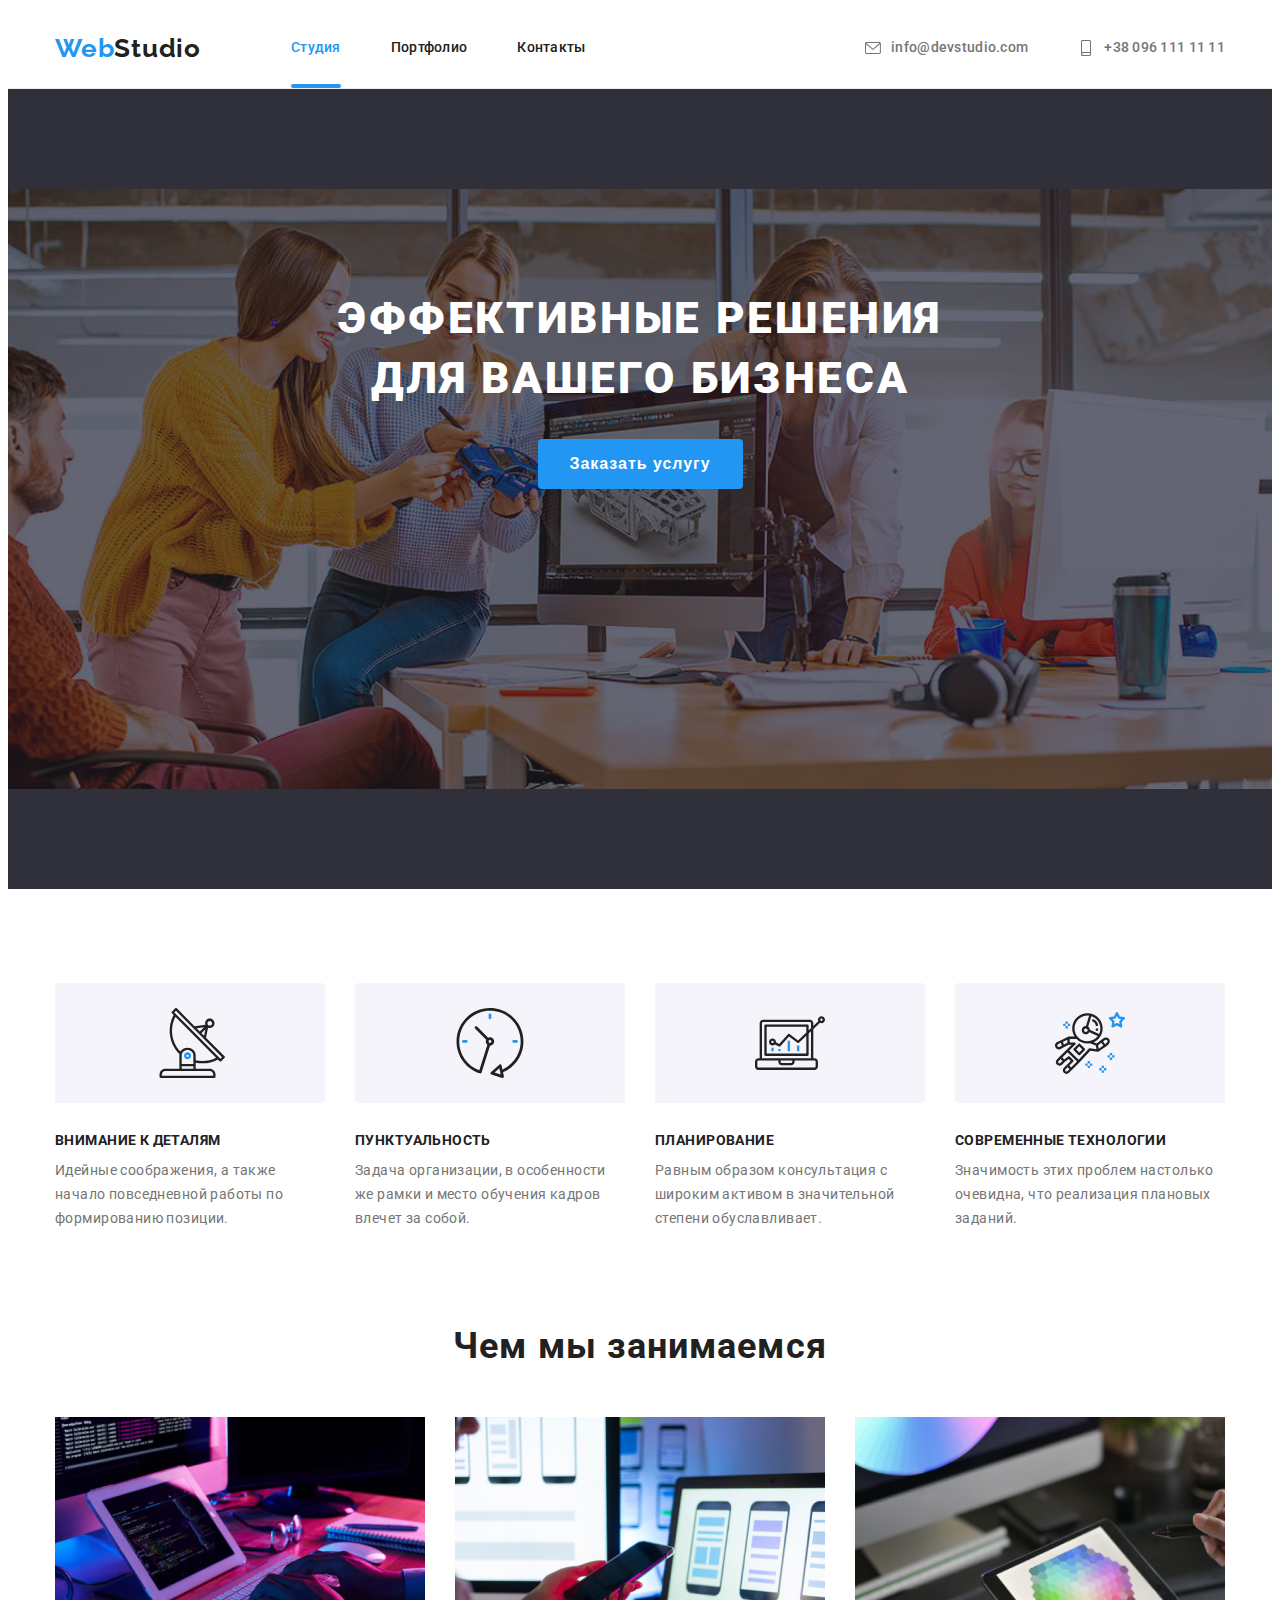
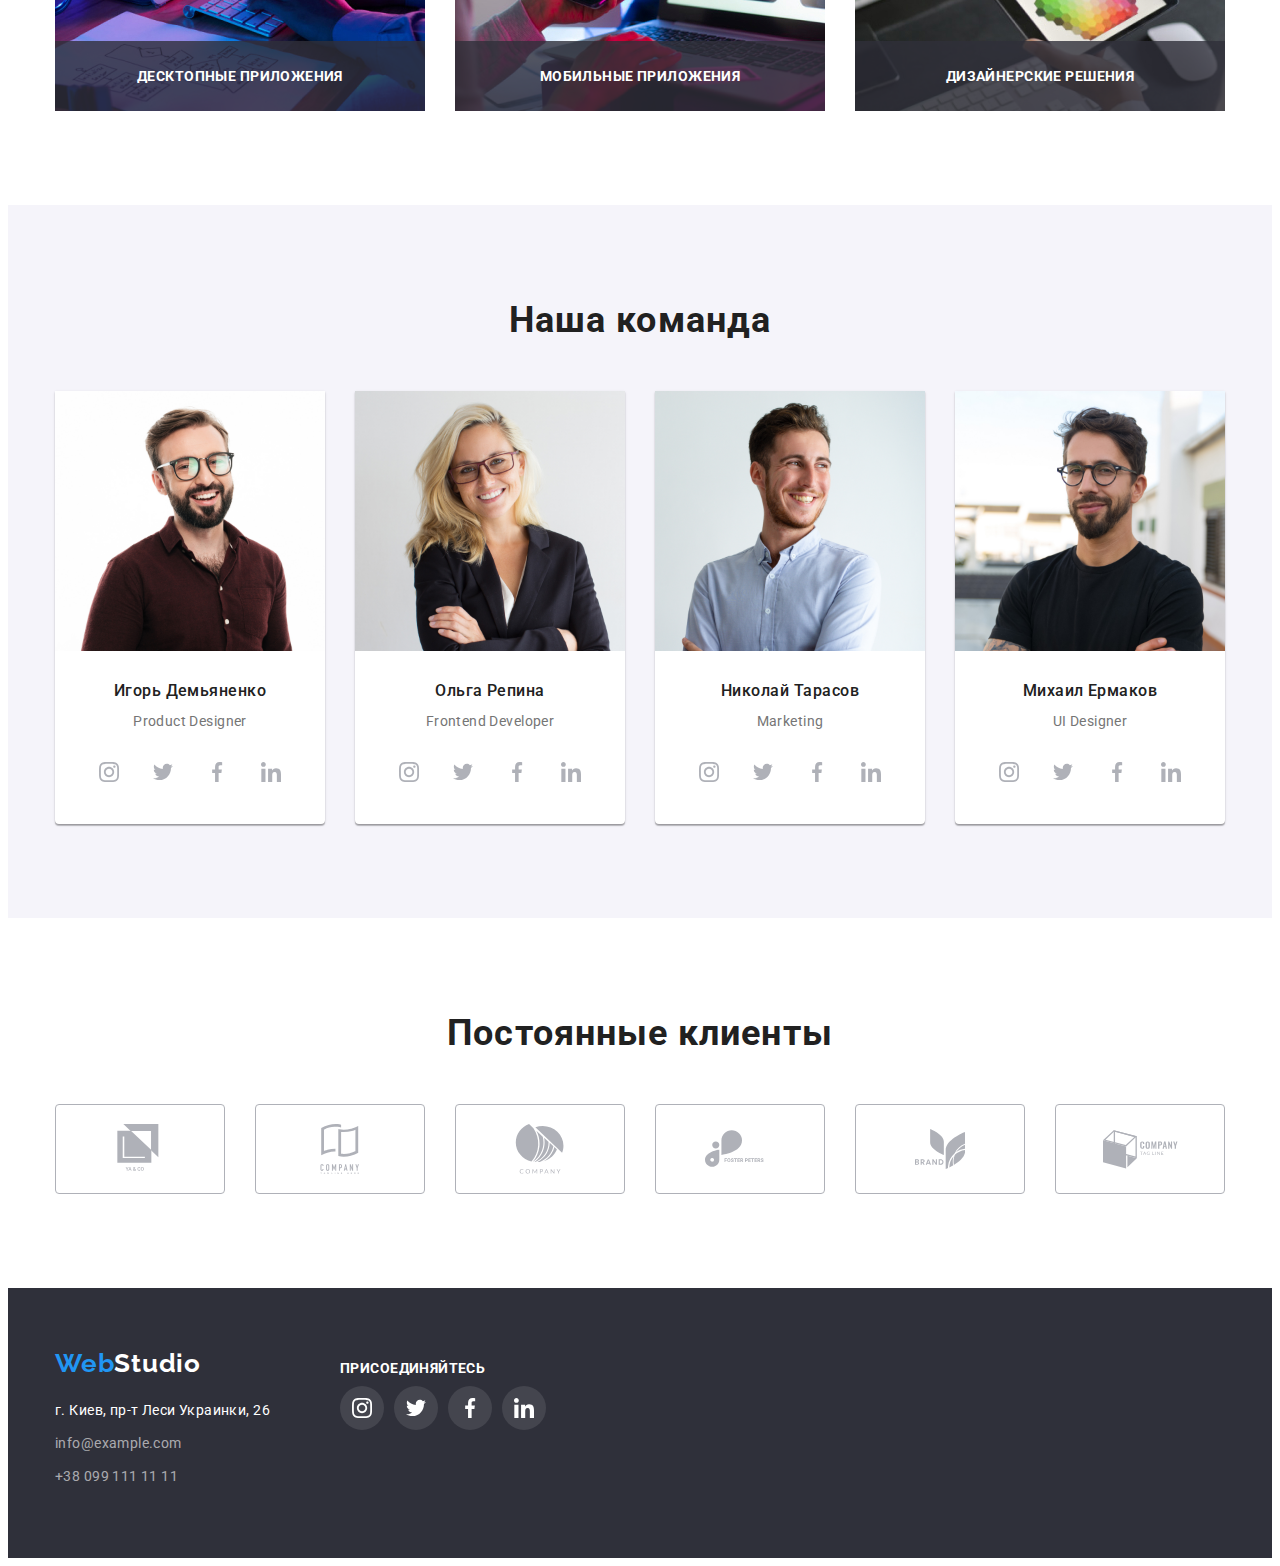
<file: index.html>
<!DOCTYPE html>
<html lang="ru">
<head>
    <meta charset="UTF-8">
    <meta name="viewport" content="width=device-width, initial-scale=1.0">
    <title lang="en">WebStudio</title>
    <link
    href="https://fonts.googleapis.com/css2?family=Raleway:wght@400;500;700&family=Roboto:wght@400;500;700;900&display=swap" 
    rel="stylesheet">
    <link rel="stylesheet" href="https://cdnjs.cloudflare.com/ajax/libs/modern-normalize/1.0.0/modern-normalize.min.css" integrity="sha512-ISS7cAi1PEhQ8jnbJpJZMd29NlhNj4AWYyLOSp2CE/CsHxTCu+r+t0D2yoJudVrd0/8fTVPUVDzY5Tvli75u/g==" crossorigin="anonymous" />
    <link rel="stylesheet" href="./css/styles.css">
    
</head>
<body>
    <header class="container">
        <nav class="main-nav">
            <a href="./index.html" class="logo">
                <span lang="en" class="logo-title">Web</span>Studio
            </a>

        <ul class="site-nav list">
            <li class="item"> <a href="" class="link current">Студия</a></li>
            <li class="item"> <a href="./portfolio.html" class="link">Портфолио</a></li>
            <li class="item"> <a href="" class="link">Контакты</a></li>
        </ul>

        <ul class="contacts list">
            <li class="item"> <a href="mailto:info@devstudio.com" class="link">
                 <svg  class="contacts-icon">
                <use href="./images/sprite.svg#icon-letter"></use>
            </svg>info@devstudio.com</a> </li>

            <li class="item"> <a href="tel:+380961111111" class="link"> 
                <svg  class="contacts-icon">
                <use href="./images/sprite.svg#icon-smartphone"></use>
            </svg>
            +38 096 111 11 11</a> </li>
        </ul>
        </nav>
    </header>  

     <main>
   
        <section class="hero">
        <!-- <div class="container "> -->
            <h1 class="hero-title ">Эффективные решения для вашего бизнеса</h1>
        <button data-modal-open class="hero-button ">Заказать услугу</button>
        <!-- <button type="button" class="hero-button">Заказать услугу </button> -->
        <!-- </div> -->
        <div class="backdrop is-hidden" data-modal>
            <div class="modal">
        <button data-modal-close class="close-icon">
        
            <svg class="social-icon-x" >
                <use href="./images/close2.svg#icon-close"></use>
            </svg> 
      
        </button>
            </div>
        </div>
        </section>
   

    
    <section class="why">
        <div class="container">
        <!-- <h2>   </h2> -->
        <ul class="advantage">
            <li class="advantage-title">
                <div class="why-icon">
                <svg width="70" height="70">
                    <use href="./images/sprite.svg#icon-antenna"></use>
                </svg> 
            </div>
                <h3 class="section-title">Внимание к деталям</h3>
                <p>Идейные соображения, а также начало повседневной работы по формированию позиции.</p>
            </li>
            <li class="advantage-title">
                    <div class="why-icon">
                    <svg width="70" height="70">
                    <use href="./images/sprite.svg#icon-clock" ></use>
                </svg> 
            </div>
                <h3 class="section-title">Пунктуальность</h3>
                <p>Задача организации, в особенности же рамки и место обучения кадров влечет за собой.</p>
            </li>
                <li class="advantage-title">
                    <div class="why-icon">
                        <svg width="70" height="70">
                        <use href="./images/sprite.svg#icon-diagram"></use>
                    </svg>
                </div>
                <h3 class="section-title">Планирование</h3>
                <p>Равным образом консультация с широким активом в значительной степени обуславливает.</p>
            </li>
            <li class="advantage-title">
                <div class="why-icon">
                    <svg width="70" height="70">
                    <use href="./images/sprite.svg#icon-astronaut"></use>
                </svg>
            </div>
                <h3 class="section-title">Современные технологии</h3>
                <p>Значимость этих проблем настолько очевидна, что реализация плановых заданий.</p>
            </li>
        </ul>
    </div>
    </section>
    

    
    <section class="than">
        <div class="container">
        <h2 class="section-presentation">Чем мы занимаемся</h2>
        
        <ul class="work">
            <li class="work-title">
                <div class="team-img" >
                    <img src="./images/img1.jpg" alt="стол с компюьтером" width="370">
                <div>
                    <p class="work-title-p">Десктопные приложения</p>
                </div>
            </div> 
            </li>

            <li class="work-title">
                <div class="team-img" >
                    <img src="./images/img2.jpg" alt="стол с компюьтером" width="370">
                <div>
                    <p class="work-title-p">Мобильные приложения</p>
                </div>
            </div> 
            </li>

            <li class="work-title">
                <div class="team-img" >
                    <img src="./images/img3.jpg" alt="стол с компюьтером" width="370">
                <div>
                    <p class="work-title-p">Дизайнерские решения</p>
                </div>
            </div> 
            </li>
          
        </ul>
        </div>
    </section>
      

    
    <section class="section-team">
        <div class="container">
        <h2 class="section-presentation"> Наша команда</h2>
        
        <ul class="team">
            <li class="team-title">
                <img   src="./images/igor.jpg" alt="Игорь Демьяненко" width="270">
                <h3 class="person-team">Игорь Демьяненко</h3>
                <p lang="en">Product Designer</p>
               
                <ul class="list socials">
                    <li class="link cocial-item">
                         <a class="team-social-link" href="http://instagram.com/" target="_blank">
                           <svg class="social-icon">
                              <use href="./images/sprite.svg#icon-instagram"></use>
                        </svg>
                    </a></li>

                    <li class="link cocial-item">
                        <a class="team-social-link" href="http://twitter.com/" target="_blank">
                       <svg class="social-icon">
                           <use href="./images/sprite.svg#icon-twitter"></use>
                       </svg>
                   </a></li>
                   <li class="link cocial-item">
                    <a class="team-social-link" href="http://facebook.com/" target="_blank">
                   <svg class="social-icon">
                       <use href="./images/sprite.svg#icon-facebook"></use>
                   </svg>
               </a></li>
               <li class="link cocial-item">
                <a class="team-social-link" href="http://linkedin.com/" target="_blank">
               <svg class="social-icon">
                   <use href="./images/sprite.svg#icon-linkedin"></use>
               </svg>
           </a></li>
                   </ul>
            </li>
            <li class="team-title">
                <img src="./images/olga.jpg" alt="Ольга Репина" width="270">
                <h3 class="person-team">Ольга Репина</h3>
                <p lang="en">Frontend Developer</p>
                <ul class="list socials">
                    <li class="link cocial-item">
                         <a class="team-social-link" href="http://instagram.com/" target="_blank">
                        <svg class="social-icon">
                            <use href="./images/sprite.svg#icon-instagram"></use>
                        </svg>
                    </a></li>
                    <li class="link cocial-item">
                        <a class="team-social-link" href="http://twitter.com/" target="_blank">
                       <svg class="social-icon">
                           <use href="./images/sprite.svg#icon-twitter"></use>
                       </svg>
                   </a></li>
                   <li class="link cocial-item">
                    <a class="team-social-link" href="http://facebook.com/" target="_blank">
                   <svg class="social-icon">
                       <use href="./images/sprite.svg#icon-facebook"></use>
                   </svg>
               </a></li>
               <li class="link cocial-item">
                <a class="team-social-link" href="http://linkedin.com/" target="_blank">
               <svg class="social-icon">
                   <use href="./images/sprite.svg#icon-linkedin"></use>
               </svg>
           </a></li>
                   </ul>
            </li>
            <li class="team-title">
                <img src="./images/nikola.jpg" alt="Николай Тарасов" width="270">
                <h3 class="person-team">Николай Тарасов</h3>
                <p>Marketing</p>
                <ul class="list socials">
                    <li class="link cocial-item">
                         <a class="team-social-link" href="http://instagram.com/" target="_blank">
                        <svg class="social-icon">
                            <use href="./images/sprite.svg#icon-instagram"></use>
                        </svg>
                    </a></li>
                    <li class="link cocial-item">
                        <a class="team-social-link" href="http://twitter.com/" target="_blank">
                       <svg class="social-icon">
                           <use href="./images/sprite.svg#icon-twitter"></use>
                       </svg>
                   </a></li>
                   <li class="link cocial-item">
                    <a class="team-social-link" href="http://facebook.com/" target="_blank">
                   <svg class="social-icon">
                       <use href="./images/sprite.svg#icon-facebook"></use>
                   </svg>
               </a></li>
               <li class="link cocial-item">
                <a class="team-social-link" href="http://linkedin.com/" target="_blank">
               <svg class="social-icon">
                   <use href="./images/sprite.svg#icon-linkedin"></use>
               </svg>
           </a></li>
                   </ul>
            </li>
            <li class="team-title">
                <img src="./images/mihail.jpg" alt="Михаил Ермаков" width="270">
                <h3 class="person-team">Михаил Ермаков</h3>
                <p lang="en">UI Designer</p>
                <ul class="socials list">
                    <li class="link cocial-item">
                         <a class="team-social-link" href="http://instagram.com/" target="_blank">
                        <svg class="social-icon">
                            <use href="./images/sprite.svg#icon-instagram"></use>
                        </svg>
                    </a></li>
                    <li class="link cocial-item">
                        <a class="team-social-link" href="http://twitter.com/" target="_blank">
                       <svg class="social-icon">
                           <use href="./images/sprite.svg#icon-twitter"></use>
                       </svg>
                   </a></li>
                   <li class="link cocial-item">
                    <a class="team-social-link" href="http://facebook.com/" target="_blank">
                   <svg class="social-icon">
                       <use href="./images/sprite.svg#icon-facebook"></use>
                   </svg>
               </a></li>
               <li class="link cocial-item">
                <a class="team-social-link" href="http://linkedin.com/" target="_blank">
               <svg class="social-icon">
                   <use href="./images/sprite.svg#icon-linkedin"></use>
               </svg>
           </a></li>
                   </ul>
            </li>
            
        </ul>
        </div> 
    </section>

    <section class="section-clients">
        <div class="container">
            <h2 class="section-presentation"> Постоянные клиенты</h2>
    <ul class="clients">
        <li class="clients-title">    
            <a  class="clients-icon" href="http://privat24.ua" target="_blank" rel="noopener noreferrer Nofollow">       
            <svg class="company" width="50" height="50">
               <use href="./images/sprite.svg#icon-logo1"></use>
            </svg>
        </a></li>
          <li class="clients-title">
              <a class="clients-icon" href="https://www.ukr.net" target="_blank" rel="noopener noreferrer Nofollow">
            <svg class="company" width="50" height="50">
                <use href="./images/sprite.svg#icon-logo2"></use>
            </svg>
        </a></li>
         <li class="clients-title">
               <a class="clients-icon" href="https://github.com" target="_blank" rel="noopener noreferrer Nofollow">
            <svg class="company"  width="50" height="50">
                <use href="./images/sprite.svg#icon-logo3"></use>
            </svg>
                </a></li>
          <li class="clients-title">
              <a class="clients-icon" href="https://rezka.ag" target="_blank" rel="noopener noreferrer Nofollow">
            <svg class="company" width="70" height="70">
                <use href="./images/sprite.svg#icon-logo4"></use>
            </svg>
        </a></li>
          <li class="clients-title">
              <a class="clients-icon" href="https://www.youtube.com" target="_blank" rel="noopener noreferrer Nofollow">
            <svg class="company" width="50" height="50">
                <use href="./images/sprite.svg#icon-logo5"></use>
            </svg>
        </a></li>
          <li class="clients-title">
              <a class="clients-icon" href="https://www.figma.com" target="_blank" rel="noopener noreferrer Nofollow">
            <svg class="company"  width="75" height="75">
                <use href="./images/sprite.svg#icon-logo6"></use>
            </svg>
       </a> </li>
    </ul>
</div> 
</section>
        </main>    

    <footer>
        <div class="wrapper">
            <div>
         <a href="./index.html" class="logo-footer">
             <span lang="en" class="logo-title">Web</span>Studio
         </a>
      
         <ul class="contacts-footer">
             <li class="contacts"> <a href="https://goo.gl/maps/4oX4Q9gGULkFXjCa9" target="_blank" rel="noopener noreferrer Nofollow" class="link-adress">г. Киев, пр-т Леси Украинки, 26</a> </li>
             <li class="contacts"> <a href="mailto:info@example.com" class="link-footer">info@example.com</a> </li>
             <li class="contacts"> <a href="tel:+380991111111" class="link-footer">+38 099 111 11 11</a> </li>
         </ul>
        </div>
         <div class="join-to">
            <p class="join">присоединяйтесь</p>
            <ul class="social-footer list">
                <li> <a class="footer-icons" href="http://instagram.com/" target="_blank" rel="noopener noreferrer Nofollow">
                 <svg class="social-icon">
                     <use href="./images/sprite.svg#icon-instagram"></use>
                 </svg>
                </a>
                </li>
                <li> <a class="footer-icons" href="http://twitter.com/" target="_blank" rel="noopener noreferrer Nofollow">
                 <svg class="social-icon">
                     <use href="./images/sprite.svg#icon-twitter"></use>
                 </svg>
                </a>
                </li>
                <li> <a class="footer-icons" href="http://facebook.com/" target="_blank" rel="noopener noreferrer Nofollow">
                 <svg class="social-icon">
                     <use href="./images/sprite.svg#icon-facebook"></use>
                 </svg>
                </a>
                </li>
                <li> <a class="footer-icons" href="http://linkedin.com/" target="_blank" rel="noopener noreferrer Nofollow">
                 <svg class="social-icon">
                     <use href="./images/sprite.svg#icon-linkedin"></use>
                 </svg>
                </a>
                </li>
            </ul>
        </div>
   </div>

   
     </footer>
     <script src="./js/modal.js"></script>
</body>
</html>
</file>
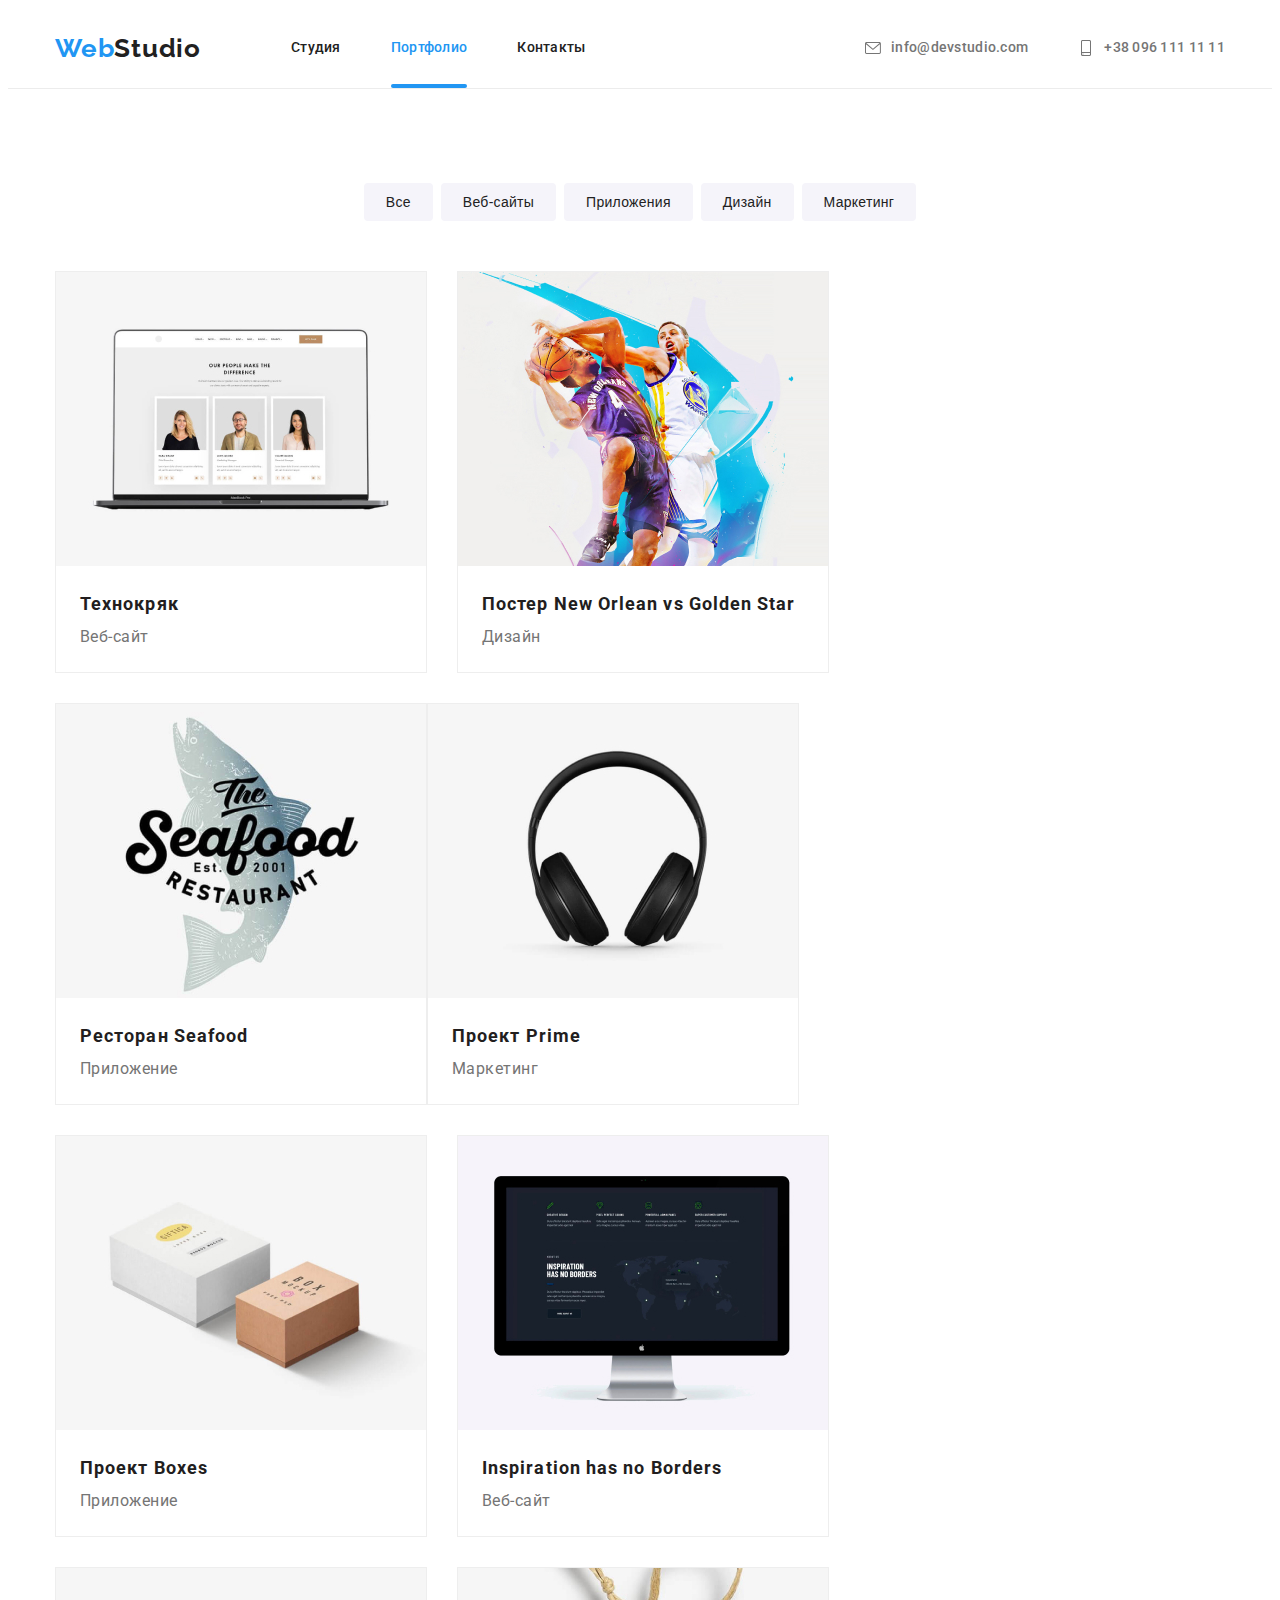
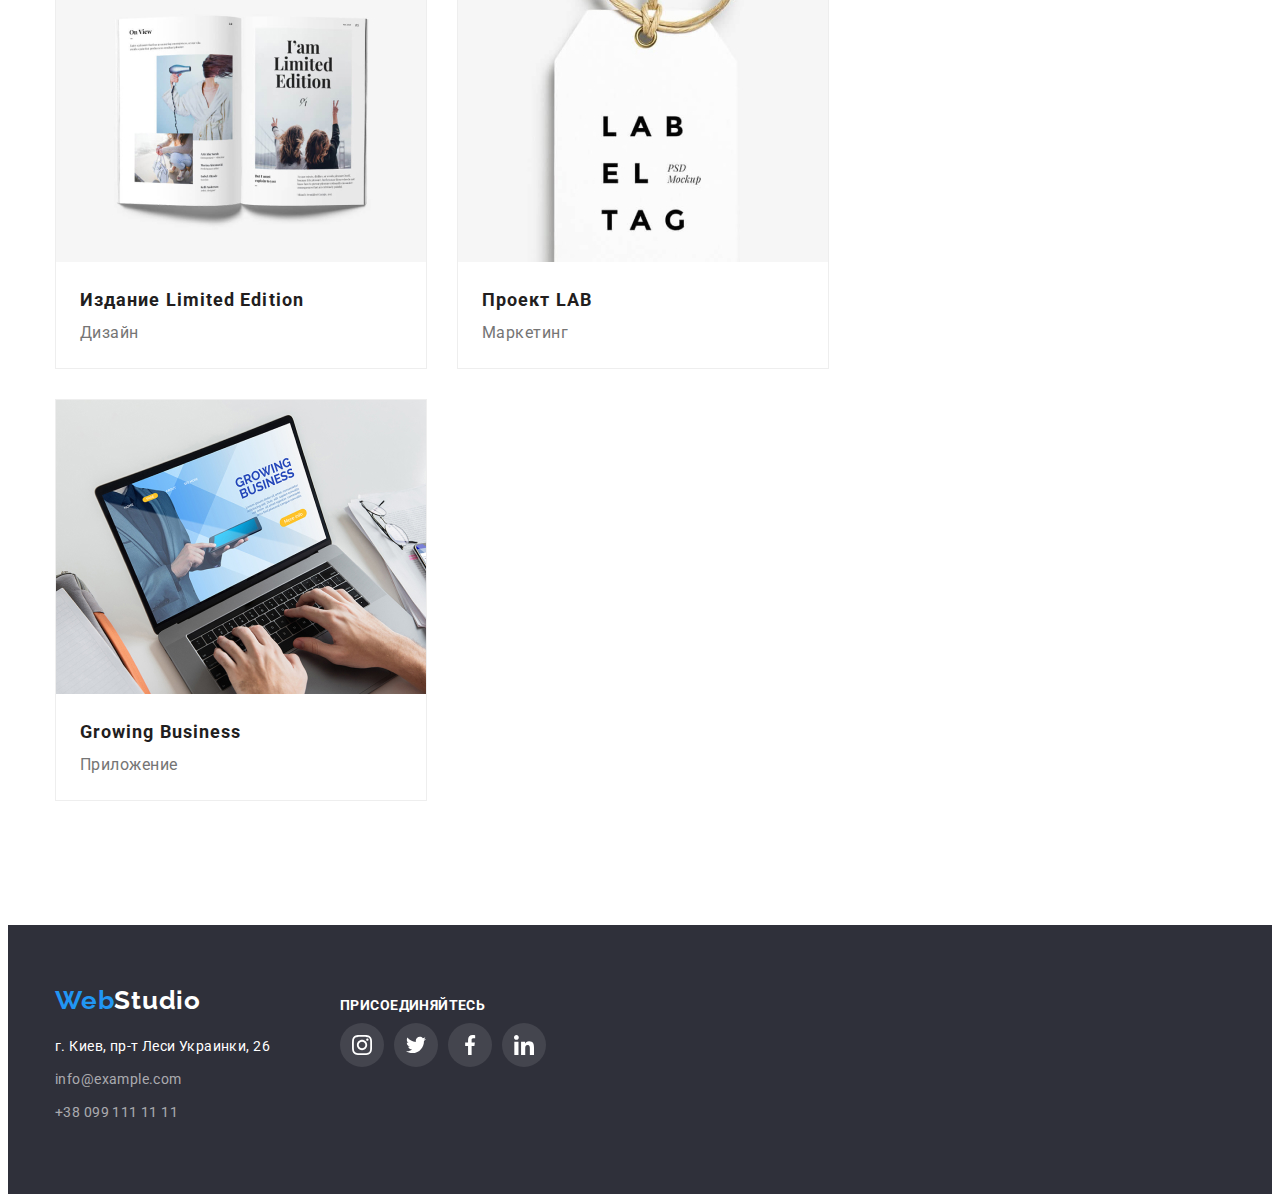
<file: portfolio.html>
<!DOCTYPE html>
<html lang="en">
<head>
    <meta charset="UTF-8">
    <meta name="viewport" content="width=device-width, initial-scale=1.0">
    <title>portfolio</title>
   <link
     href="https://fonts.googleapis.com/css2?family=Raleway:wght@400;500;700&family=Roboto:wght@400;500;700;900&display=swap" 
     rel="stylesheet">
     <link rel="stylesheet" href="https://cdnjs.cloudflare.com/ajax/libs/modern-normalize/1.0.0/modern-normalize.min.css" integrity="sha512-ISS7cAi1PEhQ8jnbJpJZMd29NlhNj4AWYyLOSp2CE/CsHxTCu+r+t0D2yoJudVrd0/8fTVPUVDzY5Tvli75u/g==" crossorigin="anonymous" />
   <link rel="stylesheet" href="./css/styles.css"> 

</head>
<body>
    <header class="container">
        <nav class="main-nav">
            <a href="./index.html" class="logo">
                <span lang="en" class="logo-title">Web</span>Studio
            </a>

        <ul class="site-nav list">
            <li class="item"> <a href="./index.html" class="link">Студия</a></li>
            <li class="item"> <a href="" class="link current">Портфолио</a></li>
            <li class="item"> <a href="" class="link">Контакты</a></li>
        </ul>

        <ul class="contacts list">
            <li class="item"> <a href="mailto:info@devstudio.com" class="link">
                 <svg class="contacts-icon">
                <use href="./images/sprite.svg#icon-letter"></use>
            </svg>info@devstudio.com</a> </li>
            <li class="item"> <a href="tel:+380961111111" class="link"> 
                <svg class="contacts-icon">
                <use href="./images/sprite.svg#icon-smartphone"></use>
            </svg>
            +38 096 111 11 11</a> </li>
        </ul>
        </nav>
    </header>  
    <main>        
        <section class="section-portfolio">
         
            <ul class="menu-portfolio">
                <li class="menu-button"> <button type="button" class="button-portfolio">Все</button> </li>
                <li class="menu-button"> <button type="button" class="button-portfolio">Веб-сайты</button></li>
                <li class="menu-button"> <button type="button" class="button-portfolio">Приложения</button></li>
                <li class="menu-button"> <button type="button" class="button-portfolio">Дизайн</button></li>
                <li class="menu-button"> <button type="button" class="button-portfolio">Маркетинг</button></li>
            </ul>
        

<div class="container">
              
        <ul class="portfolio-container">
         
            <li class="portfolio-element"> 
               <div class="portfolio-img" >
                <a class="section-portfolio" href=""><img  src="./images/tehno.jpg" alt="Технокряк" >
                <div class="portfolio-text">Технокряк это современная площадка распространения коронавируса. Компании используют эту платформу для цифрового шпионажа и атак на защищённые сервера конкурентов.</div>
                </div>    
                <div class="portfolio-name">
                <h3 class="portfolio-title">Технокряк</h3>
                
                <p class="portfolio-work">Веб-сайт</p></a>   
                </div>     
              
            </li>           
            
            <li class="portfolio-element">
                <div class="portfolio-img" >
                 <a class="section-portfolio" href=""><img src="./images/poster.jpg" alt="Постер New Orlean vs Golden Star" width="100%">
                    <div class="portfolio-text">Технокряк это современная площадка распространения коронавируса. Компании используют эту платформу для цифрового шпионажа и атак на защищённые сервера конкурентов.</div>
                </div>
                    <div class="portfolio-name">
                    <h3 class="portfolio-title">Постер New Orlean vs Golden Star</h3>
                    <p class="portfolio-work">Дизайн</p></a>
                </div>
            </li>
        
            <li class="portfolio-element">
                <div class="portfolio-img" >
                <a class="section-portfolio" href=""><img src="./images/seafood.jpg" alt="Ресторан Seafood" width="100%">
                    <div class="portfolio-text">Технокряк это современная площадка распространения коронавируса. Компании используют эту платформу для цифрового шпионажа и атак на защищённые сервера конкурентов.</div>
                </div>
                    <div class="portfolio-name">
                    <h3 class="portfolio-title">Ресторан Seafood</h3>
                    <p class="portfolio-work">Приложение</p></a>
                </div>
            </li>
        
            <li class="portfolio-element">
                <div class="portfolio-img" >
               <a class="section-portfolio" href=""> <img src="./images/prime.jpg" alt="Проект Prime" width="100%">
                <div class="portfolio-text">Технокряк это современная площадка распространения коронавируса. Компании используют эту платформу для цифрового шпионажа и атак на защищённые сервера конкурентов.</div>
                </div>
                <div class="portfolio-name">
                <h3 class="portfolio-title">Проект Prime</h3>
                <p class="portfolio-work">Маркетинг</p></a>
            </div>
            </li>
        
            <li class="portfolio-element">
                <div class="portfolio-img" >
                <a class="section-portfolio" href=""><img src="./images/boxes.jpg" alt="Проект Boxes" width="100%">
                    <div class="portfolio-text">Технокряк это современная площадка распространения коронавируса. Компании используют эту платформу для цифрового шпионажа и атак на защищённые сервера конкурентов.</div>
                </div>
                    <div class="portfolio-name">
                    <h3 class="portfolio-title">Проект Boxes</h3>
                    <p class="portfolio-work">Приложение</p></a>
        </div>
            </li>
        
            <li class="portfolio-element">
                <div class="portfolio-img" >
                <a class="section-portfolio"href=""><img src="./images/inspiration.jpg" alt="Inspiration has no Borders" width="100%">
                    <div class="portfolio-text">Технокряк это современная площадка распространения коронавируса. Компании используют эту платформу для цифрового шпионажа и атак на защищённые сервера конкурентов.</div>
                </div>
                    <div class="portfolio-name">
                    <h3 class="portfolio-title">Inspiration has no Borders</h3>
                    <p class="portfolio-work">Веб-сайт</p></a>
                </div>
            </li>
      
            <li class="portfolio-element">
                <div class="portfolio-img" >
                <a class="section-portfolio" href=""><img src="./images/edition.jpg" alt="Издание Limited Edition" width="100%">
                    <div class="portfolio-text">Технокряк это современная площадка распространения коронавируса. Компании используют эту платформу для цифрового шпионажа и атак на защищённые сервера конкурентов.</div>
                </div>
                    <div class="portfolio-name">
                    <h3 class="portfolio-title">Издание Limited Edition</h3>
                    <p class="portfolio-work">Дизайн</p></a>
                </div>
            </li>
       
            <li class="portfolio-element">
                <div class="portfolio-img" >
                <a class="section-portfolio" href=""><img src="./images/lab.jpg" alt="Проект LAB" width="100%">
                    <div class="portfolio-text">Технокряк это современная площадка распространения коронавируса. Компании используют эту платформу для цифрового шпионажа и атак на защищённые сервера конкурентов.</div>
                </div>
                    <div class="portfolio-name">
                    <h3 class="portfolio-title">Проект LAB</h3>
                    <p class="portfolio-work">Маркетинг</p></a>
                </div>
            </li>
        
            <li class="portfolio-element">
                <div class="portfolio-img" >
                <a class="section-portfolio" href=""><img src="./images/growing.jpg" alt="Growing Business" width="100%">
                    <div class="portfolio-text">Технокряк это современная площадка распространения коронавируса. Компании используют эту платформу для цифрового шпионажа и атак на защищённые сервера конкурентов.</div>
                </div>
                    <div class="portfolio-name">
                    <h3 class="portfolio-title">Growing Business</h3>
                    <p class="portfolio-work">Приложение</p></a>
                </div>
            </li>
     
        </ul>
    </div>
    </section>

    </main>    

       <footer>
        <div class="wrapper">
            <div>
         <a href="./index.html" class="logo-footer">
             <span lang="en" class="logo-title">Web</span>Studio
         </a>
      
         <ul class="contacts-footer">
             <li class="contacts"> <a href="https://goo.gl/maps/4oX4Q9gGULkFXjCa9" target="_blank" rel="noopener noreferrer Nofollow" class="link-adress">г. Киев, пр-т Леси Украинки, 26</a> </li>
             <li class="contacts"> <a href="mailto:info@example.com" class="link-footer">info@example.com</a> </li>
             <li class="contacts"> <a href="tel:+380991111111" class="link-footer">+38 099 111 11 11</a> </li>
         </ul>
        </div>
         <div class="join-to">
            <p class="join">присоединяйтесь</p>
            <ul class="social-footer list">
                <li> <a class="footer-icons" href="http://instagram.com/" target="_blank" rel="noopener noreferrer Nofollow">
                 <svg class="social-icon">
                     <use href="./images/sprite.svg#icon-instagram"></use>
                 </svg>
                </a>
                </li>
                <li> <a class="footer-icons" href="http://twitter.com/" target="_blank" rel="noopener noreferrer Nofollow">
                 <svg class="social-icon">
                     <use href="./images/sprite.svg#icon-twitter"></use>
                 </svg>
                </a>
                </li>
                <li> <a class="footer-icons" href="http://facebook.com/" target="_blank" rel="noopener noreferrer Nofollow">
                 <svg class="social-icon">
                     <use href="./images/sprite.svg#icon-facebook"></use>
                 </svg>
                </a>
                </li>
                <li> <a class="footer-icons" href="http://linkedin.com/" target="_blank" rel="noopener noreferrer Nofollow">
                 <svg class="social-icon">
                     <use href="./images/sprite.svg#icon-linkedin"></use>
                 </svg>
                </a>
                </li>
            </ul>
        </div>
   </div>
     </footer>
</body>
</html>
</file>
<file: css/styles.css>
/* :root {
    --main-text-cl: #555555;
    --accent-cl: #ff6c00;
    --black: #303030;
    --gray: #9da4bd;
    --white: #ffffff;
    --dark-bg: #191c26;
    --primary-text-color: ;
    --title-text-color: ;
    --accent-color: ;
    --primary-white+color: ;
    --secondary-bg-color: ;

  } */

body {
background-color: #FFFFFF;
color: rgba(117, 117, 117, 1);
font-family: Roboto, sans-serif;
font-style: normal;
font-weight: normal;
font-size: 14px;
line-height: 1.71;
letter-spacing: 0.03em;
/* width: 1600px; */

}

header {
  height: 80px;
  
}

main {
  border-top: 1px solid #ECECEC;;
}

a { 
    text-decoration: none;
   } 

.portfolio-work {
  font-style: normal;
font-weight: normal;
font-size: 16px;
line-height: 1.87;
/* identical to box height, or 187% */

letter-spacing: 0.03em;
}
ul {
    list-style: none;
    margin-top: 0px;
    margin-bottom: 0px;
    padding-left: 0px;
}

footer {
  background-color: #2F303A;
  display: flex;
  padding-top: 60px;
  padding-bottom: 60px;
  }

h1,
h2,
h3 {
  margin: 0;
}

h1{
  width: 696px;
  text-align: center;
}

img {
  display: block;
}

.list {
  padding: 0px;
  margin: 0px;
  list-style: none;
}

.main-nav {
display: flex;
align-items: center;

}

.site-nav{
  display: flex;
  margin-left: 90px;
  
  /* margin-right: 301px; */
}

.site-nav .item {
  /* outline: 1px solid tomato; */
  /* margin-right: 50px; */
}
.site-nav .item + .item {
    margin-left: 50px;
}

.link.current{
  position: relative;
}

.item .current::after {
content: "";
position: absolute;
display: block;
margin-top: 28px;
width: 100%;
height: 4px;
border-radius: 2px;
background-color: #2196F3;
}


.site-nav .link {
    display: block;
padding-top: 32px;
padding-bottom: 32px;
    color: #212121;
    font-style: normal;
    font-weight: 500;
    font-size: 14px;
    line-height: 1.14;
    letter-spacing: 0.02em;

}

.link:hover{
fill: #2196F3 ;
}



.item .link{
display: block;
align-items: center;
justify-content: center;
}

.menu-portfolio{
  display: flex;
  justify-content: center;
  padding-top: 94px;
  padding-bottom: 50px;
}

.menu-portfolio .menu-button  + .menu-button {
  margin-left: 8px;
}

.button-portfolio {
line-height: 26px;
}
.logo{
    color: #212121;
    font-family: Raleway, sans-serif;
    font-style: normal;
font-weight: bold;
font-size: 26px;
line-height: 1.19;
letter-spacing: 0.03em;
}

.logo-footer {
  color: #FFFFFF;
    font-family: Raleway, sans-serif;
    font-style: normal;
font-weight: bold;
font-size: 26px;
line-height: 1.19;
letter-spacing: 0.03em;
display: block;
padding-bottom: 20px;
}

.container{
  width: 1170px;
/* padding-left: 15px;
padding-right: 15px; */
  margin: 0 auto;
  /* outline: 2px solid tomato; */
}

.wrapper {
  display: flex;
  width: 1170px;
  margin: 0 auto;
}
.join-to{
  display: inline-block;
  padding-top: 12px;
  padding-left: 70px;
}
.team-presentation {
  width: 1170px;
  /* padding-left: 15px;
  padding-right: 15px; */
    margin: 0 auto;
}
.logo-title{
    color: #2196F3 
}
.site-nav .link:hover,
.site-nav .link:focus {
color: #2196F3;
}

.site-nav .link.current {
color: #2196F3;
}

.contacts {
  display: flex;
  margin-left: auto;
  transition-property: background-color;
  transition-duration: 2500ms;
  transition-timing-function: cubic-bezier(0.4, 0, 0.2, 1);
    }

    .contacts-footer{
      display: inline-flex;
      flex-direction: column;
      margin-bottom: 9px;
    }

.contacts .link {
  display: flex;
    color: #757575;
    font-style: normal;
font-weight: 500;
font-size: 14px;
line-height: 1.14;
letter-spacing: 0.02em;


}

.contacts .link-footer {
  display: block;
   
    font-style: normal;
font-weight: normal;
padding-top: 9px;
  font-size: 14px;
line-height: 1.71;
/* or 171% */

letter-spacing: 0.03em;

color: rgba(255, 255, 255, 0.6);
}

.contacts .link-adress {
  display: block;
  color: #FFFFFF;
    font-style: normal;
font-weight: normal;
font-size: 14px;
line-height: 1.71;
letter-spacing: 0.03em;
}


.contacts .item {
/* outline: 1px solid tomato; */
  /* margin-right: 50px; */
}
.contacts .item + .item {
  margin-left: 50px;
} 

.contacts .link-adress:hover,
.contacts .link-adress:focus,
.contacts .link-footer:hover,
.contacts .link-footer:focus,
.contacts .link:hover,
.contacts .link:focus
 {
color: #2196F3;
}

.contacts .link .contacts-icon:hover,
.contacts .link .contacts-icon:focus
 {
color: #2196F3;
}

.hero {  
  background-color:#2F303A;
  text-align: center;
  padding-top: 200px; 

  height: 600px;
  background-image: linear-gradient(
    to right,
    rgba(47, 48, 58, 0.4),
    rgba(47, 48, 58, 0.4)
  ), 
  url(../images/hero.jpg);
  background-repeat: no-repeat;
  background-position: center;
}

.hero-title{
    font-family: Roboto;
  font-style: normal;
  font-weight: 900;
  font-size: 44px;
  line-height: 1.36;
  /* or 136% */
  margin: auto; 
  text-align: center;
  letter-spacing: 0.06em;
  text-transform: uppercase;
color: #FFFFFF;

}

.backdrop {
  position: fixed;
  top: 0;
  left: 0;
  width: 100%;
height: 100%;
background-color:  rgba(0, 0, 0, 0.2);
z-index: 3;
}

.backdrop.is-hidden {
  opacity: 0;
  pointer-events: none;
}

.modal {
  position: absolute;
  top: 50%;
  left: 50%;
  transform: translate(-50%, -50%);
  z-index: 9.99;
  width: 528px;
height: 581px;
  background:  #FFFFFF;
box-shadow: 0px 1px 3px rgba(0, 0, 0, 0.12), 0px 1px 1px rgba(0, 0, 0, 0.14), 0px 2px 1px rgba(0, 0, 0, 0.2);
border-radius: 4px;
}

.close-icon {
  display: flex;
  position: absolute;
    top: 8px;
    right: 8px;
    width: 30px;
    height: 30px;
    background-color: #ffffff;
    border: 1px solid rgba(0, 0, 0, 0.1);
    border-radius: 50%;
    cursor: pointer;
    padding: 0;
    align-items: center;
    justify-content: center;
}

.social-icon-x{
  background:  #ffffff;
  width: 18px;
  height: 18px;
    }

.why {
  padding-top: 94px;
}

.why-we {
width: 270px;
height: 120px;
display: flex;
border-radius: 4px;
background: #FFFFFF;

align-items: center;
justify-content:center;
}
.why-icon {
  width: 270px;
  height: 120px;
  background: #F5F4FA;
  border-radius: 4px;
  display: flex;
  align-items: center;
  justify-content: center;
 
}

.section-title{
    color: #212121;
    font-style: normal;
font-weight: bold;
font-size: 14px;
line-height: 1.14;
letter-spacing: 0.03em;
text-transform: uppercase;
margin-top: 30px;
margin-bottom: 10px;

}

.hero-button{
  display: inline-block;
  border-radius: 4px;
  border: 1px transparent;
  padding: 10px 32px 10px 32px;
  min-width: 200px;
    color: #FFFFFF;
    background-color:  #2196F3;
    font-style: normal;
font-weight: bold;
box-sizing: border-box;
/* height: 50px;
left: 700px;
top: 430px; */
font-size: 16px;
line-height: 1.87;
text-align: center;
letter-spacing: 0.06em;
margin-top: 30px;
margin-bottom: 200px;


/* margin-bottom: 0px; */
/* 
 */
}

.button-portfolio{
  display: inline-block;
  border-radius: 4px;
  border: 1px transparent;
  padding: 6px 22px;
}

.button-portfolio:hover,
.button-portfolio:focus {
color: #FFFFFF;
background-color: #2196F3;

}

p{
  margin-top: 0px;
  margin-bottom: 0px;

}

.advantage {
  display: flex;

 }
.than {
  padding-top: 94px;
  padding-bottom: 94px;
}
 .work {
  display: flex;

}
 .team {
  display: flex;
   background-color: #F5F4FA;

 }


.person-team {

  font-family: Roboto;
font-style: normal;
font-weight: 500;
font-size: 16px;
line-height: 19px;
/* identical to box height */

text-align: center;
letter-spacing: 0.03em;

color: #212121;
padding-top: 30px;
padding-bottom: 10px;
}

.section-title.centred,
.hero-title .centred {
  text-align: center;
}



.portfolio-title{
  color: #221e1e;
  font-style: normal;
font-weight: bold;
font-size: 18px;
line-height: 2;
letter-spacing: 0.06em;
}

.section-presentation{
    color: #212121;
    font-style: normal;
font-weight: bold;
font-size: 36px;
line-height: 1.17;
text-align: center;
letter-spacing: 0.03em;
padding-bottom: 50px;
}


.section-team{
  background-color: #F5F4FA;
  padding-bottom: 94px;
  padding-top: 94px;
    /* color: #212121;
    font-style: normal;
font-weight: 500;
font-size: 16px;
line-height: 1.19;
text-align: center;
letter-spacing: 0.03em; */
}

.section-clients{
  padding-bottom: 94px;
  padding-top: 94px;
}

.clients{
  display: flex;
  box-sizing: border-box;

}

.contacts-footer {
 display: block;
 flex-direction: column;
 margin-bottom: 9px;
}
/* .hero-button {
    color: #FFFFFF;
    background-color:  #2196F3;
    padding: 10px 32px;
    background: #2196F3;
box-shadow: 0px 4px 4px rgba(0, 0, 0, 0.15);
border-radius: 4px;
} */

.portfolio-nav {
  display: flex;
}

.button-portfolio{
    color: #212121;
    background-color: #F5F4FA;
    font-style: normal;
font-weight: 500;
font-size: 14px;
/* line-height: 1.14px; */
letter-spacing: 0.02em;

}

.button-portfolio:hover,
.button-portfolio:focus {
color:#FFFFFF;
background-color: #2196F3;
}

.section-portfolio{
    color: rgba(117, 117, 117, 1);
    overflow: hidden;
}
.portfolio-container {
  display: flex;
  flex-wrap: wrap;
  padding: 0px;
  margin-bottom: 94px;
  
  /* margin-left: -15px;
  margin-right: -15px; */
}

.portfolio-name {
  padding: 20px 24px;
 
}

.portfolio-element {
  width: 370px;
  margin-right: 30px;
  margin-bottom: 30px;
  border: 1px solid #EEEEEE;

  
 
}

.portfolio-element:nth-child(3n) {
margin-right: 0;
}

.portfolio-element:hover,
.social-link:focus {
  box-shadow: 0px 1px 1px rgba(0, 0, 0, 0.12), 0px 4px 4px rgba(0, 0, 0, 0.06), 1px 4px 6px rgba(0, 0, 0, 0.16);
  }

  .portfolio-element:hover .portfolio-text {
transform:translateX(0);

  }


  .portfolio-img{
    width: 100%;
    position: relative;
    overflow: hidden;
  }

  .portfolio-text{
    display: inline-block;
    content: "";
    position: absolute;
    top: 0;
    left: 0;
    width: 100%;
    height: 100%;
    background-color: #2196F3;
    opacity: 1;
    transform: translateY(100%);
    transition-duration: 250ms;
    transition-timing-function: cubic-bezier(0.4, 0, 0.2, 1);
    font-style: normal;
font-weight: normal;
font-size: 18px;
line-height: 1.56;
letter-spacing: 0.03em;
padding: 63px 24px;
color: #FFFFFF;
    }

.work-title {
  margin-right: 30px;
  padding-left: 0px;
  display: block;

}

.work-title-p{
  font-weight: 700;
  font-size: 14px;
  line-height: 1.142;
  text-align: center;
  letter-spacing: 0.03em;
  text-transform: uppercase;
  color: #FFFFFF;
  position: absolute;
  left: 0;
  bottom: 0;
  width: 100%;
  padding-top: 27px;
  padding-bottom: 27px;
  background-color: rgba(47, 48, 58, 0.8);
  
  }

  .team-img {
    
    position: relative;
  }
.team-title {
  width: 370px;
  margin-right: 30px;
  text-align: center;
  background: #FFFFFF;
/* material shadow v1 */

box-shadow: 0px 1px 3px rgba(0, 0, 0, 0.12), 0px 1px 1px rgba(0, 0, 0, 0.14), 0px 2px 1px rgba(0, 0, 0, 0.2);
border-radius: 0px 0px 4px 4px;
padding-bottom: 30px;
 
}

.team-title:last-child {
  margin-right: 0px;
}

.clients-title {
 
}

.clients-icon{
  width: 170px;
  height: 90px;
  border: 1px solid #AFB1B8;
  box-sizing: border-box;
  display: flex;
  border-radius: 4px;
  background: #FFFFFF;
  margin-right: 30px;
  align-items: center;
  justify-content:center;
  transition-property: border-color;
    transition-duration: 250ms;
    transition-timing-function: cubic-bezier(0.4, 0, 0.2, 1);
}

/* .clients-title:last-child {
  margin-right: 0px;
}  */

 .clients-icon:hover
 {
   border-color:   #2196F3;
 }  

 .clients-icon:hover .company {
  fill: #2196F3;

}


.company{
  fill: #AFB1B8;
  transition-property: fill;
  transition-duration: 250ms;
  transition-timing-function: cubic-bezier(0.4, 0, 0.2, 1);
 }

 
/* 
.company:hover{
  fill: #2196F3;
} */

/* .advantage-title::before{
  display: block;
  content: '';
  height: 120px;
  background-size: contain;
  background-repeat: no-repeat;
  background-position: center;
  background-color: #F5F4FA;
  margin-bottom: 30px;
} */

.socials{
  display: inline-flex;
  justify-content: center;
  margin-top: 16px;
  }
  
  .team-social-link {
    width: 44px;
    height: 44px;
    display: inline-flex;
   border-radius: 50%;
    background-color: white;
    color: #AFB1B8;
    transition-property: background-color;
    transition-duration: 250ms;
    transition-timing-function: cubic-bezier(0.4, 0, 0.2, 1);
  }

  .socials li:not(:last-child){
    margin-right: 10px;
    }

  .team-social-link:hover .social-icon{
 fill: white;
  }
  
  .team-social-link:hover {
    background-color: #2196F3;
  }


.social-item:not(:last-child){
  margin-right: 10px;
  }


.social-icon {
  width: 20px;
  height: 20px;
  margin: auto;
  fill: currentColor;
  transition-property: fill;
  transition-duration: 250ms;
  transition-timing-function: cubic-bezier(0.4, 0, 0.2, 1);

}

.social-link{
  
}


.contacts-icon{
      width: 16px;
    height: 16px;
    margin-right: 10px;
    
  fill: currentColor;
 }

.join {
  font-style: normal;
font-weight: bold;
font-size: 14px;
line-height: 16px;
letter-spacing: 0.03em;
text-transform: uppercase;

color: #FFFFFF;
}

.social-footer li:not(:last-child){
  margin-right: 10px;
}

.social-footer {
  display: flex;
  padding: 0;
  margin-top: 10px;
  margin-bottom: 0;

}

.footer-icons {
  width: 44px;
  height: 44px;
  display: inline-flex;
  border-radius: 50%;
  background-color: rgba(255, 255, 255, 0.1);
  transition-property: background-color;
  transition-duration: 250ms;
  transition-timing-function: cubic-bezier(0.4, 0, 0.2, 1);
}

.footer-icons .social-icon {
  fill: white
    }

.footer-icons:hover{
  background-color: #2196F3;
}

.advantage-title {
 margin-right: 30px;
 }

.advantage-title:last-child {
   margin-right: 0px;
  }

.container.portfolio-nav.centred{
  justify-content:center

}



.link-footer{
  
}

.portfolio-nav{
  display: flex;
}

.actions {
  display: flex;
  padding: 0;
  max-width: 0;
  outline: 1px solid black;
  list-style: none;
}
.button {
  padding: 0;
  border: none;
}

.button-icon {
  width: 100px;
  height: 100px;
  fill: red;
}
/* #2196F3 */
/* #212121 */
/* #FFFFFF */
/* #757575 */
/* #2F303A */

/* :root {
  --main-text-cl: #555555;
  --accent-cl: #ff6c00;
  --black: #303030;
  --gray: #9da4bd;
  --white: #ffffff;
  --dark-bg: #191c26;
}



body {
  font-family: "Open Sans", sans-serif;
  font-size: 18px;
  line-height: 1.67;
  letter-spacing: 0.02em;
  color: var(--main-text-cl);
}

address {
  font-style: normal;
}

.link {
  color: inherit;
  text-decoration: none;
}

.link:hover,
.link:focus {
  color: var(--accent-cl);
}


}

.btn {
  font-family: inherit;
  font-weight: 600;
  font-size: 12px;
  line-height: 1.333;
  letter-spacing: 0.09em;
  text-transform: uppercase;
  background-color: transparent;
  color: var(--black);
}

.menu-link {
  font-weight: 600;
  font-size: 12px;
  line-height: 1.333;
  letter-spacing: 0.1em;
  color: var(--white);
}

.social-link {
  font-weight: 600;
  font-size: 11px;
  line-height: 1.36;
  letter-spacing: 0.2em;
  color: var(--black);
}

.title {
  font-family: "Raleway", sans-serif;
  font-weight: 700;
  letter-spacing: 0.05em;
  color: var(--black);
}

.page-title {
  font-size: 72px;
  line-height: 1.18;
}

.section-title {
  font-size: 42px;
  line-height: 1.167;
}

.section-label {
  font-weight: 600;
  font-size: 11px;
  line-height: 1.36;
  letter-spacing: 0.1em;
  text-transform: uppercase;
  color: var(--black);
}

.item-title {
  line-height: 1.389;
  color: var(--black);
}

.team-item {
  text-align: center;
}

.team-position {
  font-size: 14px;
  line-height: 1.357;
  color: var(--accent-cl);
}

.copyright {
  font-weight: 600;
  font-size: 11px;
  line-height: 1.36;
  letter-spacing: 0.2em;
  color: var(--gray);
}

.dark-bg {
  background-color: var(--dark-bg);
  color: var(--gray);
}

.dark-bg .page-title,
.dark-bg .section-title {
  color: var(--white);
}

.dark-bg .section-label {
  color: rgba(157, 164, 189, 0.6);
}

.dark-bg .btn {
  color: var(--white);
} */


/* WebStudio

position: absolute;
width: 145px;
height: 31px;
left: 215px;
top: 24px;

font-family: Raleway;
font-style: normal;
font-weight: bold;
font-size: 26px;
line-height: 31px;
/* identical to box height 

letter-spacing: 0.03em;

color: #2196F3; */



/* Портфолио

position: absolute;
width: 77px;
height: 16px;
left: 552px;
top: 32px;

font-family: Roboto;
font-style: normal;
font-weight: 500;
font-size: 14px;
line-height: 16px;
letter-spacing: 0.02em;

color: #212121; */


/* Эффективные решения для вашего бизнеса


position: absolute;
width: 696px;
height: 120px;
left: 452px;
top: 280px;

font-family: Roboto;
font-style: normal;
font-weight: 900;
font-size: 44px;
line-height: 60px;
/* or 136% *

text-align: center;
letter-spacing: 0.06em;
text-transform: uppercase;

color: #FFFFFF; */


/* Внимание к деталям

position: absolute;
width: 270px;
height: 16px;
left: 215px;
top: 774px;

font-family: Roboto;
font-style: normal;
font-weight: bold;
font-size: 14px;
line-height: 16px;
letter-spacing: 0.03em;
text-transform: uppercase;

color: #212121; */


/* Идейные соображения, а также начало повседневной работы по формированию позиции.


position: absolute;
width: 270px;
height: 75px;
left: 215px;
top: 800px;

font-family: Roboto;
font-style: normal;
font-weight: normal;
font-size: 14px;
line-height: 24px;
/* or 171% *

letter-spacing: 0.03em;

color: #757575; */


/* Чем мы занимаемся


position: absolute;
width: 376px;
height: 42px;
left: 612px;
top: 969px;

font-family: Roboto;
font-style: normal;
font-weight: bold;
font-size: 36px;
line-height: 42px;
text-align: center;
letter-spacing: 0.03em;

color: #212121; */
</file>
